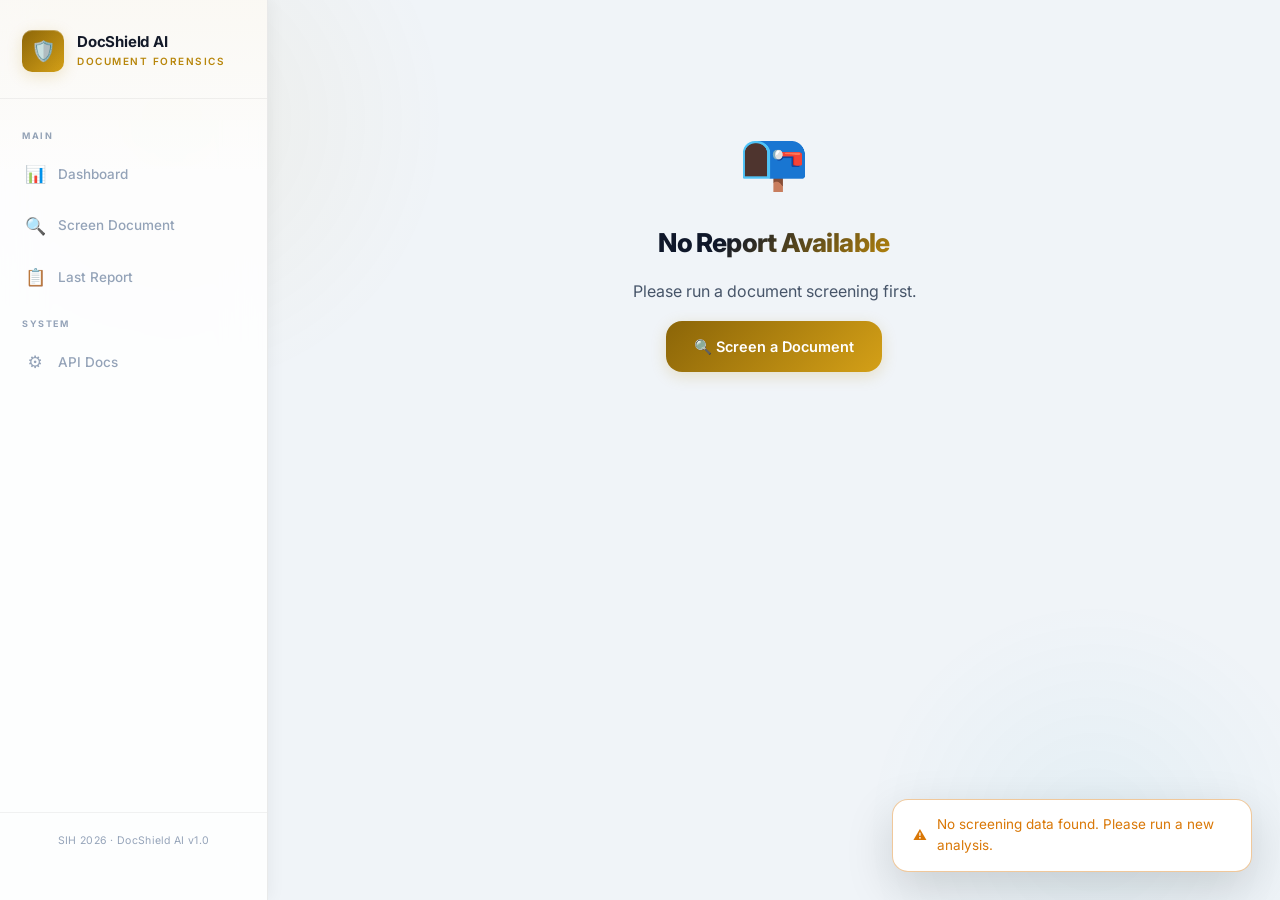
<file: frontend/report.html>
<!DOCTYPE html>
<html lang="en">
<head>
  <meta charset="UTF-8">
  <meta name="viewport" content="width=device-width, initial-scale=1.0">
  <title>DocShield AI — Screening Report</title>
  <meta name="description" content="Detailed AI forensic analysis report for the screened identity document.">
  <link rel="stylesheet" href="css/styles.css?v=3">
  <style>
    .no-result-state {
      text-align: center; padding: 80px 40px;
      display: flex; flex-direction: column; align-items: center; gap: 16px;
    }
    .no-result-icon { font-size: 56px; }
    .section-divider {
      border: none; border-top: 1px solid var(--border);
      margin: 28px 0;
    }
    .meta-grid {
      display: grid; grid-template-columns: repeat(auto-fill, minmax(180px, 1fr)); gap: 16px;
    }
    .meta-item {
      background: var(--bg-glass); border: 1px solid var(--border);
      border-radius: var(--radius-sm); padding: 12px 14px;
    }
    .meta-label { font-size: 11px; color: var(--text-muted); font-weight: 600; text-transform: uppercase; letter-spacing: 0.5px; }
    .meta-value { font-size: 14px; color: var(--text-primary); font-weight: 600; margin-top: 4px; }
    .meta-value.mono { font-family: 'JetBrains Mono', monospace; color: var(--accent-light); }
    .empty-anomalies {
      display: flex; align-items: center; justify-content: center;
      gap: 10px; padding: 32px; color: var(--genuine);
      background: var(--genuine-bg); border-radius: var(--radius-md);
      font-size: 14px; font-weight: 500;
    }
    .no-annotation {
      display: flex; flex-direction: column; align-items: center;
      justify-content: center; gap: 8px; padding: 40px;
      color: var(--text-muted); font-size: 13px;
    }
  </style>
</head>
<body>
<div class="app-layout">

  <!-- ── Sidebar ── -->
  <aside class="sidebar">
    <div class="sidebar-brand">
      <a class="brand-logo" href="/">
        <div class="brand-icon">🛡️</div>
        <div>
          <div class="brand-name">DocShield AI</div>
          <div class="brand-subtitle">Document Forensics</div>
        </div>
      </a>
    </div>
    <span class="nav-section-label">Main</span>
    <a class="nav-item" href="/">
      <span class="nav-icon">📊</span> Dashboard
    </a>
    <a class="nav-item" href="/screen">
      <span class="nav-icon">🔍</span> Screen Document
    </a>
    <a class="nav-item active" href="/report">
      <span class="nav-icon">📋</span> Last Report
    </a>
    <span class="nav-section-label">System</span>
    <a class="nav-item" href="/docs" target="_blank">
      <span class="nav-icon">⚙️</span> API Docs
    </a>
    <div class="sidebar-footer">
      <div class="sidebar-footer-text">SIH 2026 · DocShield AI v1.0</div>
    </div>
  </aside>

  <!-- ── Main Content ── -->
  <main class="main-content" id="report-container">

    <!-- If no data, show placeholder -->
    <div id="no-result" style="display:none">
      <div class="no-result-state">
        <div class="no-result-icon">📭</div>
        <h1 class="page-title">No Report Available</h1>
        <p style="color:var(--text-secondary)">Please run a document screening first.</p>
        <a class="btn btn-primary btn-lg" href="/screen">🔍 Screen a Document</a>
      </div>
    </div>

    <!-- Report Content (shown after data loads) -->
    <div id="report-content" style="display:none">

      <!-- Header -->
      <div class="page-header fade-in">
        <div>
          <h1 class="page-title">Screening Report</h1>
          <p class="page-subtitle" id="report-subtitle">AI Forensic Document Analysis</p>
        </div>
        <div class="header-actions">
          <button class="btn btn-secondary" onclick="downloadReport()">📥 Export JSON</button>
          <button class="btn btn-primary" onclick="newScan()">🔍 New Scan</button>
        </div>
      </div>

      <!-- Verdict Banner -->
      <div id="verdict-banner" class="verdict-banner SUSPICIOUS fade-in mb-6">
        <!-- Rendered by JS -->
      </div>

      <!-- Gauge + Meta Grid -->
      <div class="grid-2 mb-6">

        <!-- Risk Score Gauge -->
        <div class="card fade-in stagger-1">
          <div class="card-header">
            <div class="card-title"><span class="card-title-icon">🎯</span> Risk Score</div>
          </div>
          <div class="gauge-container">
            <svg id="gauge-svg" class="gauge-svg" width="180" height="180" viewBox="0 0 180 180">
              <circle class="gauge-track" cx="90" cy="90" r="78"/>
              <circle class="gauge-fill" id="gauge-fill" cx="90" cy="90" r="78"
                      stroke-dasharray="490" stroke-dashoffset="490"
                      transform="rotate(-90 90 90)"
                      style="transition:stroke-dashoffset 1s ease"/>
              <g class="gauge-center">
                <text class="gauge-score" id="gauge-score-text" x="90" y="84">0</text>
                <text class="gauge-label" id="gauge-verdict-text" x="90" y="106">LOADING</text>
                <text style="font-family:Inter;font-size:9px;fill:var(--text-muted);text-anchor:middle"
                      x="90" y="122">RISK SCORE / 100</text>
              </g>
            </svg>

            <!-- Risk Bar -->
            <div style="width:100%;max-width:260px">
              <div style="display:flex;justify-content:space-between;font-size:12px;color:var(--text-muted);margin-bottom:6px">
                <span>Fraud Risk Level</span>
                <span id="risk-bar-num" style="font-weight:700">—</span>
              </div>
              <div class="risk-bar-bg" style="height:10px">
                <div class="risk-bar-fill" id="risk-bar-fill" style="width:0%;height:100%"></div>
              </div>
              <div style="display:flex;justify-content:space-between;font-size:10px;color:var(--text-muted);margin-top:4px">
                <span>Genuine</span><span>Suspicious</span><span>Fake</span>
              </div>
            </div>
          </div>
        </div>

        <!-- Scan Metadata -->
        <div class="card fade-in stagger-2">
          <div class="card-header">
            <div class="card-title"><span class="card-title-icon">📊</span> Scan Details</div>
          </div>
          <div class="meta-grid">
            <div class="meta-item">
              <div class="meta-label">Scan ID</div>
              <div class="meta-value mono" id="meta-scan-id">—</div>
            </div>
            <div class="meta-item">
              <div class="meta-label">Document Type</div>
              <div class="meta-value" id="meta-doc-type">—</div>
            </div>
            <div class="meta-item">
              <div class="meta-label">Scanned At</div>
              <div class="meta-value" id="meta-timestamp" style="font-size:12px">—</div>
            </div>
            <div class="meta-item">
              <div class="meta-label">File Name</div>
              <div class="meta-value" id="meta-filename" style="font-size:12px;overflow:hidden;text-overflow:ellipsis;white-space:nowrap">—</div>
            </div>
            <div class="meta-item">
              <div class="meta-label">File Size</div>
              <div class="meta-value mono" id="meta-filesize">—</div>
            </div>
            <div class="meta-item">
              <div class="meta-label">AI Confidence</div>
              <div class="meta-value mono" id="meta-confidence">—</div>
            </div>
            <div class="meta-item">
              <div class="meta-label">Anomalies Found</div>
              <div class="meta-value mono" id="meta-anomalies">—</div>
            </div>
            <div class="meta-item">
              <div class="meta-label">Tampered Regions</div>
              <div class="meta-value mono" id="meta-regions">—</div>
            </div>
          </div>
        </div>
      </div>

      <!-- Image Comparison -->
      <div class="card fade-in mb-6">
        <div class="card-header">
          <div class="card-title"><span class="card-title-icon">🖼️</span> Document Analysis — Side by Side</div>
          <span style="font-size:12px;color:var(--text-muted)">Original vs. Annotated (tampered regions highlighted)</span>
        </div>
        <div class="image-compare-grid">
          <div class="image-panel">
            <div class="image-panel-header">📄 Original Document</div>
            <img id="original-img" alt="Original document" style="width:100%;object-fit:contain;max-height:420px;background:#000">
          </div>
          <div class="image-panel">
            <div class="image-panel-header">🔍 Annotated — Tampered Regions</div>
            <img id="annotated-img" alt="Annotated document" style="width:100%;object-fit:contain;max-height:420px;background:#000">
            <div class="no-annotation" id="no-annotation-msg" style="display:none">
              <span style="font-size:28px">✅</span>
              <span>No significant tampered regions detected</span>
            </div>
          </div>
        </div>
      </div>

      <!-- Face Liveness & Identity Verification Card -->
      <div class="card fade-in mb-6" id="face-verification-card" style="display:none">
        <div class="card-header">
          <div class="card-title"><span class="card-title-icon">👤</span> Face Liveness & Biometric Identity Verification</div>
          <span style="font-size:12px;color:var(--text-muted)" id="face-summary-badge">Live Anti-Spoofing & Biometric Face Match</span>
        </div>

        <div class="grid-2" style="align-items:stretch;gap:20px">
          <!-- Left: Face Photo Comparison -->
          <div style="display:flex;flex-direction:column;gap:12px">
            <div style="display:grid;grid-template-columns:1fr 1fr;gap:12px">
              <div class="image-panel" style="text-align:center;padding:12px">
                <div class="image-panel-header" style="font-size:12px;margin-bottom:8px">🪪 Document Face Photo</div>
                <img id="face-doc-img" alt="Document Face Photo" style="width:100%;max-height:180px;object-fit:cover;border-radius:var(--radius-sm);background:#111">
              </div>
              <div class="image-panel" style="text-align:center;padding:12px">
                <div class="image-panel-header" style="font-size:12px;margin-bottom:8px">📸 Live Selfie Capture</div>
                <img id="face-live-img" alt="Live Selfie Capture" style="width:100%;max-height:180px;object-fit:cover;border-radius:var(--radius-sm);background:#111">
              </div>
            </div>
            <div id="face-summary-text" style="font-size:13px;color:var(--text-secondary);line-height:1.6;background:var(--bg-glass);padding:12px;border-radius:var(--radius-sm);border:1px solid var(--border)">
              —
            </div>
          </div>

          <!-- Right: Biometric & Liveness Scores -->
          <div style="display:flex;flex-direction:column;gap:16px">
            <!-- Identity Match Gauge / Bar -->
            <div style="background:var(--bg-glass);border:1px solid var(--border);border-radius:var(--radius-sm);padding:14px">
              <div style="display:flex;justify-content:space-between;align-items:center;margin-bottom:8px">
                <span style="font-size:13px;font-weight:600;color:var(--text-primary)">Biometric Identity Match</span>
                <span id="face-match-verdict-badge" class="badge">MATCH</span>
              </div>
              <div style="font-size:24px;font-weight:700;color:var(--accent-light)" id="face-match-score-text">0%</div>
              <div class="risk-bar-bg" style="height:8px;margin-top:6px">
                <div id="face-match-bar-fill" class="risk-bar-fill" style="width:0%;height:100%;background:var(--genuine)"></div>
              </div>
              <div style="font-size:12px;color:var(--text-muted);margin-top:8px" id="face-match-details">
                —
              </div>
            </div>

            <!-- Liveness & Anti-Spoofing Bar -->
            <div style="background:var(--bg-glass);border:1px solid var(--border);border-radius:var(--radius-sm);padding:14px">
              <div style="display:flex;justify-content:space-between;align-items:center;margin-bottom:8px">
                <span style="font-size:13px;font-weight:600;color:var(--text-primary)">Liveness & Anti-Spoofing</span>
                <span id="face-liveness-verdict-badge" class="badge">REAL PERSON</span>
              </div>
              <div style="font-size:24px;font-weight:700;color:var(--genuine)" id="face-liveness-score-text">0%</div>
              <div class="risk-bar-bg" style="height:8px;margin-top:6px">
                <div id="face-liveness-bar-fill" class="risk-bar-fill" style="width:0%;height:100%;background:var(--genuine)"></div>
              </div>
              <div style="font-size:12px;color:var(--text-muted);margin-top:8px" id="face-liveness-details">
                —
              </div>
            </div>
          </div>
        </div>
      </div>

      <!-- AI Summary + EXIF Flags -->
      <div class="grid-2 mb-6">

        <!-- AI Expert Summary -->
        <div class="card fade-in stagger-1">
          <div class="card-header">
            <div class="card-title"><span class="card-title-icon">🤖</span> AI Expert Summary</div>
          </div>
          <p id="ai-summary" style="font-size:14px;color:var(--text-secondary);line-height:1.8">
            Loading analysis...
          </p>
        </div>

        <!-- EXIF Metadata Flags -->
        <div class="card fade-in stagger-2" id="exif-section" style="display:none">
          <div class="card-header">
            <div class="card-title"><span class="card-title-icon">🔎</span> EXIF Metadata Flags</div>
          </div>
          <div class="exif-flag-list" id="exif-flags-list"></div>
        </div>
      </div>

      <hr class="section-divider">

      <!-- Anomaly Breakdown -->
      <div class="card fade-in mb-6">
        <div class="card-header">
          <div class="card-title"><span class="card-title-icon">⚠️</span> Detected Anomalies</div>
          <span style="font-size:12px;color:var(--text-muted)">Sorted by severity</span>
        </div>
        <div class="anomaly-list" id="anomaly-list"></div>
        <div class="empty-anomalies" id="anomaly-empty" style="display:none">
          ✅ No anomalies detected — document appears genuine
        </div>
      </div>

      <!-- Tampered Regions Table -->
      <div class="card fade-in" id="regions-section" style="display:none">
        <div class="card-header">
          <div class="card-title"><span class="card-title-icon">📍</span> Identified Tampered Regions</div>
        </div>
        <div class="table-wrapper" id="regions-list"></div>
      </div>

    </div>
  </main>
</div>

<script src="js/app.js"></script>
<script src="js/results.js"></script>
</body>
</html>
</file>
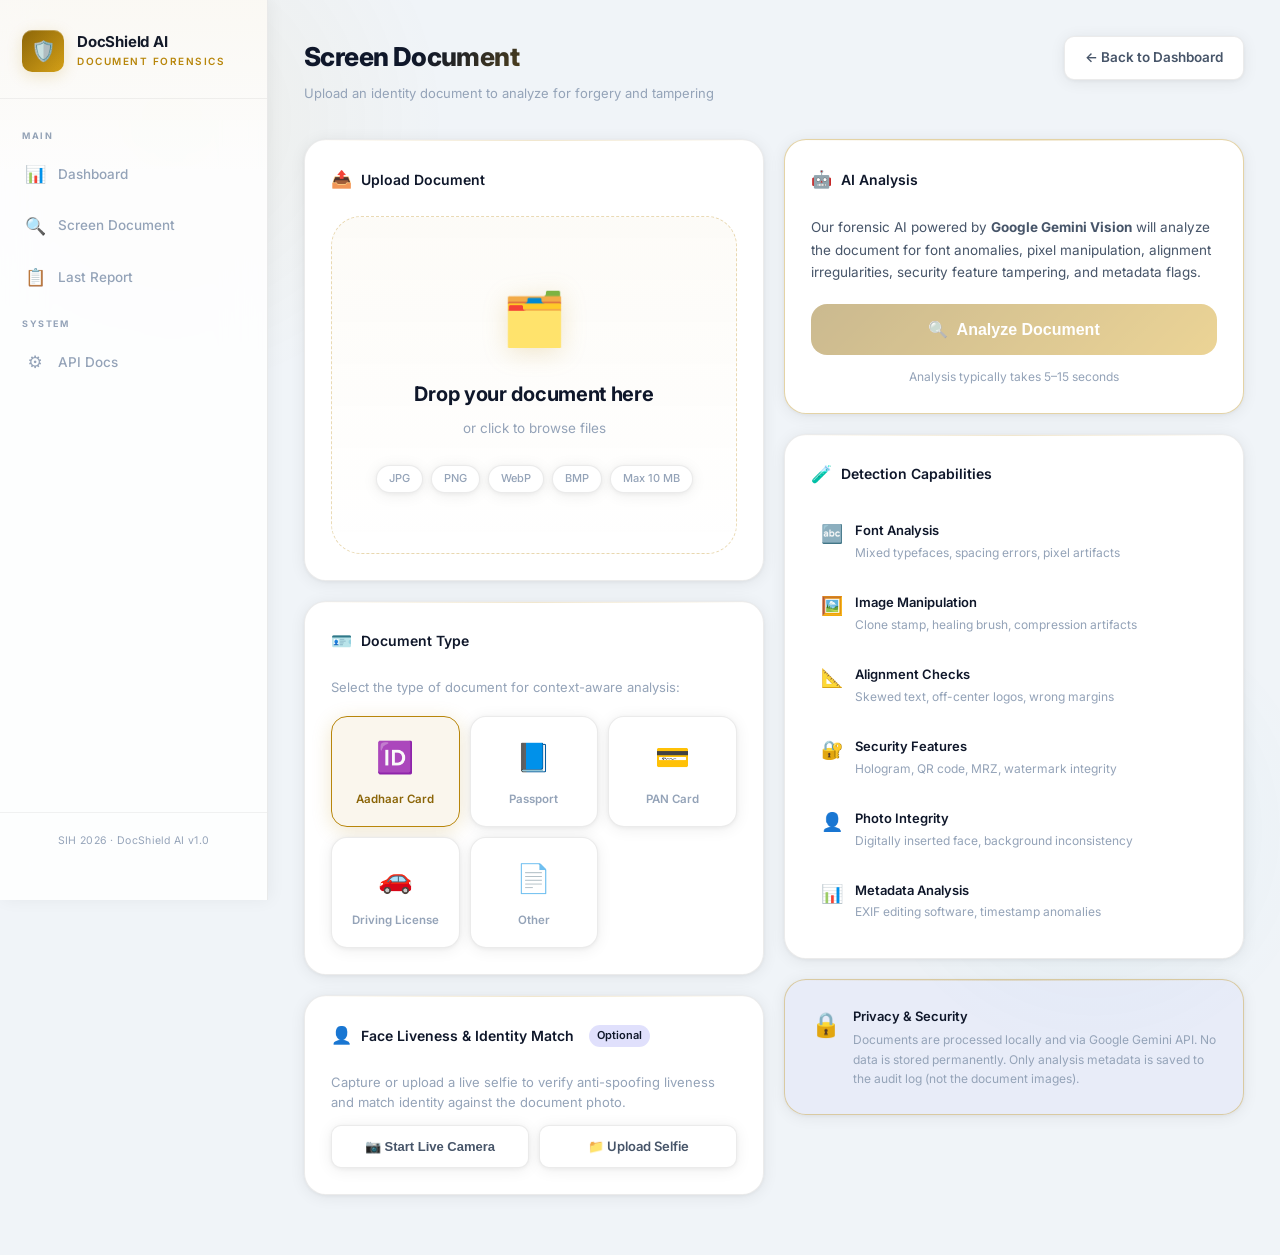
<file: frontend/screen.html>
<!DOCTYPE html>
<html lang="en">
<head>
  <meta charset="UTF-8">
  <meta name="viewport" content="width=device-width, initial-scale=1.0">
  <title>DocShield AI — Screen Document</title>
  <meta name="description" content="Upload and screen identity documents for forgery and tampering using AI-powered forensic analysis.">
  <link rel="stylesheet" href="css/styles.css?v=5">
</head>
<body>
<div class="app-layout">

  <!-- ── Sidebar ── -->
  <aside class="sidebar">
    <div class="sidebar-brand">
      <a class="brand-logo" href="/">
        <div class="brand-icon">🛡️</div>
        <div>
          <div class="brand-name">DocShield AI</div>
          <div class="brand-subtitle">Document Forensics</div>
        </div>
      </a>
    </div>
    <span class="nav-section-label">Main</span>
    <a class="nav-item" href="/">
      <span class="nav-icon">📊</span> Dashboard
    </a>
    <a class="nav-item active" href="/screen">
      <span class="nav-icon">🔍</span> Screen Document
    </a>
    <a class="nav-item" href="/report">
      <span class="nav-icon">📋</span> Last Report
    </a>
    <span class="nav-section-label">System</span>
    <a class="nav-item" href="/docs" target="_blank">
      <span class="nav-icon">⚙️</span> API Docs
    </a>
    <div class="sidebar-footer">
      <div class="sidebar-footer-text">SIH 2026 · DocShield AI v1.0</div>
    </div>
  </aside>

  <!-- ── Main Content ── -->
  <main class="main-content">

    <!-- Header -->
    <div class="page-header fade-in">
      <div>
        <h1 class="page-title">Screen Document</h1>
        <p class="page-subtitle">Upload an identity document to analyze for forgery and tampering</p>
      </div>
      <a class="btn btn-secondary" href="/">← Back to Dashboard</a>
    </div>

    <div class="grid-2" style="align-items:start">

      <!-- Left Column: Upload + Doc Type -->
      <div style="display:flex;flex-direction:column;gap:20px">

        <!-- Upload Card -->
        <div class="card fade-in stagger-1">
          <div class="card-header">
            <div class="card-title"><span class="card-title-icon">📤</span> Upload Document</div>
          </div>

          <div class="upload-zone" id="drop-zone">
            <input type="file" id="file-input" accept="image/*" style="display:none">
            <span class="upload-icon">🗂️</span>
            <div class="upload-title">Drop your document here</div>
            <div class="upload-subtitle">or click to browse files</div>
            <div class="upload-formats">
              <span class="format-chip">JPG</span>
              <span class="format-chip">PNG</span>
              <span class="format-chip">WebP</span>
              <span class="format-chip">BMP</span>
              <span class="format-chip">Max 10 MB</span>
            </div>
          </div>

          <!-- Preview -->
          <div class="upload-preview" id="upload-preview">
            <img id="preview-img" alt="Document preview">
            <div class="upload-preview-info">
              <span id="preview-name" style="color:var(--text-primary);font-weight:500">—</span>
              <span id="preview-size" style="color:var(--text-muted)">—</span>
            </div>
          </div>
        </div>

        <!-- Document Type Card -->
        <div class="card fade-in stagger-2">
          <div class="card-header">
            <div class="card-title"><span class="card-title-icon">🪪</span> Document Type</div>
          </div>
          <p style="font-size:13px;color:var(--text-muted);margin-bottom:4px">
            Select the type of document for context-aware analysis:
          </p>
          <div class="doc-type-grid">
            <div class="doc-type-btn" data-type="aadhaar">
              <span class="doc-type-icon">🆔</span>
              <div class="doc-type-name">Aadhaar Card</div>
            </div>
            <div class="doc-type-btn" data-type="passport">
              <span class="doc-type-icon">📘</span>
              <div class="doc-type-name">Passport</div>
            </div>
            <div class="doc-type-btn" data-type="pan">
              <span class="doc-type-icon">💳</span>
              <div class="doc-type-name">PAN Card</div>
            </div>
            <div class="doc-type-btn" data-type="driving_license">
              <span class="doc-type-icon">🚗</span>
              <div class="doc-type-name">Driving License</div>
            </div>
            <div class="doc-type-btn" data-type="other">
              <span class="doc-type-icon">📄</span>
              <div class="doc-type-name">Other</div>
            </div>
          </div>
        </div>

        <!-- Live Face & Identity Match Card -->
        <div class="card fade-in stagger-3">
          <div class="card-header">
            <div class="card-title"><span class="card-title-icon">👤</span> Face Liveness & Identity Match <span style="font-size:11px;background:rgba(99,102,241,0.2);color:var(--accent-light);padding:2px 8px;border-radius:12px;margin-left:6px">Optional</span></div>
          </div>
          <p style="font-size:13px;color:var(--text-muted);margin-bottom:12px">
            Capture or upload a live selfie to verify anti-spoofing liveness and match identity against the document photo.
          </p>
          
          <div id="camera-container" style="position:relative;width:100%;border-radius:var(--radius-md);overflow:hidden;background:#000;display:none;aspect-ratio:4/3">
            <video id="webcam-video" autoplay playsinline style="width:100%;height:100%;object-fit:cover;transform:scaleX(-1)"></video>
            <canvas id="webcam-canvas" style="display:none"></canvas>
            <div style="position:absolute;top:50%;left:50%;transform:translate(-50%,-50%);width:160px;height:210px;border:2px dashed rgba(255,255,255,0.7);border-radius:50%;pointer-events:none;box-shadow:0 0 0 9999px rgba(0,0,0,0.35)">
              <div style="position:absolute;bottom:10px;left:0;right:0;text-align:center;font-size:11px;color:#fff;font-weight:500;background:rgba(0,0,0,0.5);padding:2px 0">Align Face Here</div>
            </div>
          </div>

          <div id="selfie-preview-container" style="display:none;position:relative;width:100%;max-height:220px;border-radius:var(--radius-md);overflow:hidden;background:#000;text-align:center">
            <img id="selfie-preview-img" style="max-height:220px;object-fit:contain" alt="Live selfie preview">
            <div style="position:absolute;top:8px;right:8px;background:rgba(16,185,129,0.85);color:#fff;font-size:11px;padding:3px 8px;border-radius:12px;font-weight:600">
              ✓ Selfie Captured
            </div>
          </div>

          <div style="display:flex;gap:10px;margin-top:12px;flex-wrap:wrap">
            <button type="button" class="btn btn-secondary" id="start-camera-btn" style="flex:1;justify-content:center;font-size:13px">
              📷 Start Live Camera
            </button>
            <button type="button" class="btn btn-primary" id="capture-selfie-btn" style="display:none;flex:1;justify-content:center;font-size:13px">
              📸 Capture Selfie
            </button>
            <button type="button" class="btn btn-secondary" id="retake-selfie-btn" style="display:none;flex:1;justify-content:center;font-size:13px">
              🔄 Retake
            </button>
            <label class="btn btn-secondary" style="flex:1;justify-content:center;font-size:13px;cursor:pointer;margin:0">
              📁 Upload Selfie
              <input type="file" id="selfie-file-input" accept="image/*" style="display:none">
            </label>
          </div>
        </div>
      </div>

      <!-- Right Column: Guidelines + Analyze -->
      <div style="display:flex;flex-direction:column;gap:20px">

        <!-- Analyze Button Card -->
        <div class="card fade-in stagger-3" style="border-color:var(--border-accent)">
          <div class="card-header">
            <div class="card-title"><span class="card-title-icon">🤖</span> AI Analysis</div>
          </div>
          <p style="font-size:13.5px;color:var(--text-secondary);margin-bottom:20px;line-height:1.7">
            Our forensic AI powered by <strong style="color:var(--accent-light)">Google Gemini Vision</strong> will analyze 
            the document for font anomalies, pixel manipulation, alignment irregularities, 
            security feature tampering, and metadata flags.
          </p>
          <button class="btn btn-primary btn-lg w-full" id="analyze-btn" disabled style="justify-content:center;font-size:16px;padding:16px">
            🔍 &nbsp;Analyze Document
          </button>
          <p style="font-size:12px;color:var(--text-muted);text-align:center;margin-top:12px">
            Analysis typically takes 5–15 seconds
          </p>
        </div>

        <!-- What we check -->
        <div class="card fade-in stagger-4">
          <div class="card-header">
            <div class="card-title"><span class="card-title-icon">🧪</span> Detection Capabilities</div>
          </div>
          <div style="display:flex;flex-direction:column;gap:10px" id="detection-list"></div>
        </div>

        <!-- Privacy Notice -->
        <div class="card fade-in" style="background:rgba(99,102,241,0.05);border-color:var(--border-accent)">
          <div style="display:flex;gap:12px;align-items:flex-start">
            <span style="font-size:24px">🔒</span>
            <div>
              <div style="font-size:13px;font-weight:600;color:var(--accent-light);margin-bottom:4px">Privacy & Security</div>
              <div style="font-size:12px;color:var(--text-muted);line-height:1.6">
                Documents are processed locally and via Google Gemini API. No data is stored permanently. 
                Only analysis metadata is saved to the audit log (not the document images).
              </div>
            </div>
          </div>
        </div>

      </div>
    </div>

  </main>
</div>

<!-- ── Loading Overlay ── -->
<div class="loading-overlay" id="loading-overlay">
  <div class="loading-spinner"></div>
  <div class="loading-title">Analyzing Document...</div>
  <div class="loading-steps">
    <div class="loading-step" id="step-upload">
      <div class="loading-step-icon">1</div>
      <span>Uploading document securely</span>
    </div>
    <div class="loading-step" id="step-exif">
      <div class="loading-step-icon">2</div>
      <span>Extracting EXIF metadata</span>
    </div>
    <div class="loading-step" id="step-preproc">
      <div class="loading-step-icon">3</div>
      <span>Preprocessing image</span>
    </div>
    <div class="loading-step" id="step-ai">
      <div class="loading-step-icon">4</div>
      <span>Running Gemini Vision AI analysis</span>
    </div>
    <div class="loading-step" id="step-annotate">
      <div class="loading-step-icon">5</div>
      <span>Generating annotated report</span>
    </div>
  </div>
</div>

<script src="js/app.js?v=5"></script>
<script src="js/upload.js?v=5"></script>
<script>
  // Populate Detection Capabilities list
  const DETECTION_ITEMS = [
    ['🔤', 'Font Analysis',       'Mixed typefaces, spacing errors, pixel artifacts'],
    ['🖼️', 'Image Manipulation', 'Clone stamp, healing brush, compression artifacts'],
    ['📐', 'Alignment Checks',   'Skewed text, off-center logos, wrong margins'],
    ['🔐', 'Security Features',  'Hologram, QR code, MRZ, watermark integrity'],
    ['👤', 'Photo Integrity',    'Digitally inserted face, background inconsistency'],
    ['📊', 'Metadata Analysis',  'EXIF editing software, timestamp anomalies'],
  ];
  document.getElementById('detection-list').innerHTML = DETECTION_ITEMS.map(
    ([icon, title, desc]) => `
      <div style="display:flex;gap:12px;align-items:flex-start;padding:10px;background:var(--bg-glass);border-radius:var(--radius-sm)">
        <span style="font-size:18px;flex-shrink:0">${icon}</span>
        <div>
          <div style="font-size:13px;font-weight:600;color:var(--text-primary)">${title}</div>
          <div style="font-size:12px;color:var(--text-muted);margin-top:2px">${desc}</div>
        </div>
      </div>`
  ).join('');
</script>
</body>
</html>
</file>
<file: frontend/css/styles.css>
﻿/* DocShield AI - Premium Daylight Theme - SIH Project 2026 */

@import url('https://fonts.googleapis.com/css2?family=Inter:wght@300;400;500;600;700;800;900&family=JetBrains+Mono:wght@400;500&display=swap');

:root {
  --bg-primary:    #f0f4f8;
  --bg-secondary:  #e8edf3;
  --bg-card:       #ffffff;
  --bg-card-hover: #f8fafd;
  --bg-glass:      rgba(255,255,255,0.7);
  --bg-glass-hover:rgba(255,255,255,0.9);
  --border:        rgba(0,0,0,0.08);
  --border-accent: rgba(201,168,76,0.5);
  --border-subtle: rgba(0,0,0,0.05);

  --gold:          #b8860b;
  --gold-light:    #d4a017;
  --gold-dark:     #8b6508;
  --gold-glow:     rgba(184,134,11,0.2);
  --gold-bg:       rgba(184,134,11,0.07);

  --teal:          #0891b2;
  --teal-glow:     rgba(8,145,178,0.2);
  --teal-bg:       rgba(8,145,178,0.07);

  --genuine:        #059669;
  --genuine-bg:     rgba(5,150,105,0.08);
  --genuine-glow:   rgba(5,150,105,0.25);
  --suspicious:     #d97706;
  --suspicious-bg:  rgba(217,119,6,0.08);
  --suspicious-glow:rgba(217,119,6,0.25);
  --fake:           #dc2626;
  --fake-bg:        rgba(220,38,38,0.07);
  --fake-glow:      rgba(220,38,38,0.2);
  --high:   #dc2626;
  --medium: #d97706;
  --low:    #059669;

  --text-primary:   #0f172a;
  --text-secondary: #475569;
  --text-muted:     #94a3b8;

  --radius-xs: 6px;
  --radius-sm: 10px;
  --radius-md: 16px;
  --radius-lg: 22px;
  --radius-xl: 30px;

  --transition:      0.25s cubic-bezier(0.4,0,0.2,1);
  --transition-slow: 0.45s cubic-bezier(0.4,0,0.2,1);
  --shadow-card: 0 2px 16px rgba(0,0,0,0.07), 0 1px 4px rgba(0,0,0,0.05);
  --shadow-lg:   0 8px 40px rgba(0,0,0,0.12), 0 2px 8px rgba(0,0,0,0.06);
  --shadow-gold: 0 0 40px rgba(184,134,11,0.1);
  --sidebar-width: 268px;
}

*,*::before,*::after{box-sizing:border-box;margin:0;padding:0;}
html{scroll-behavior:smooth;}
body{font-family:'Inter',system-ui,sans-serif;background-color:var(--bg-primary);color:var(--text-primary);min-height:100vh;overflow-x:hidden;line-height:1.6;}

body::before{content:'';position:fixed;top:-20%;left:-10%;width:600px;height:600px;background:radial-gradient(ellipse,rgba(184,134,11,0.06) 0%,transparent 65%);pointer-events:none;z-index:0;animation:orb-drift 18s ease-in-out infinite alternate;}
body::after{content:'';position:fixed;bottom:-20%;right:-5%;width:500px;height:500px;background:radial-gradient(ellipse,rgba(8,145,178,0.05) 0%,transparent 65%);pointer-events:none;z-index:0;animation:orb-drift 22s ease-in-out infinite alternate-reverse;}
@keyframes orb-drift{from{transform:translate(0,0) scale(1);}to{transform:translate(30px,20px) scale(1.08);}}

::-webkit-scrollbar{width:5px;}
::-webkit-scrollbar-track{background:var(--bg-secondary);}
::-webkit-scrollbar-thumb{background:rgba(184,134,11,0.3);border-radius:3px;}
::-webkit-scrollbar-thumb:hover{background:var(--gold);}

.app-layout{display:flex;min-height:100vh;}

/* Sidebar */
.sidebar{width:var(--sidebar-width);flex-shrink:0;background:rgba(255,255,255,0.85);backdrop-filter:blur(20px);-webkit-backdrop-filter:blur(20px);border-right:1px solid var(--border);display:flex;flex-direction:column;padding:30px 0;position:fixed;top:0;left:0;height:100vh;z-index:100;transition:transform var(--transition);box-shadow:2px 0 16px rgba(0,0,0,0.05);}
.sidebar::before{content:'';position:absolute;top:0;left:0;right:0;height:180px;background:linear-gradient(180deg,rgba(184,134,11,0.04) 0%,transparent 100%);pointer-events:none;}
.sidebar-brand{padding:0 22px 26px;border-bottom:1px solid var(--border-subtle);margin-bottom:16px;}
.brand-logo{display:flex;align-items:center;gap:13px;text-decoration:none;}
.brand-icon{width:42px;height:42px;background:linear-gradient(135deg,var(--gold-dark),var(--gold-light));border-radius:var(--radius-sm);display:flex;align-items:center;justify-content:center;font-size:20px;box-shadow:0 4px 16px var(--gold-glow),inset 0 1px 0 rgba(255,255,255,0.3);flex-shrink:0;}
.brand-name{font-size:15px;font-weight:700;color:var(--text-primary);line-height:1.2;letter-spacing:-0.2px;}
.brand-subtitle{font-size:10px;color:var(--gold);font-weight:600;text-transform:uppercase;letter-spacing:1.5px;margin-top:2px;}
.nav-section-label{font-size:9px;font-weight:700;text-transform:uppercase;letter-spacing:1.5px;color:var(--text-muted);padding:14px 22px 6px;display:block;}
.nav-item{display:flex;align-items:center;gap:12px;padding:11px 22px;color:var(--text-muted);text-decoration:none;font-size:13.5px;font-weight:500;border-left:2px solid transparent;transition:all var(--transition);cursor:pointer;margin:1px 0;}
.nav-item:hover{color:var(--text-secondary);background:rgba(0,0,0,0.03);border-left-color:rgba(184,134,11,0.4);}
.nav-item.active{color:var(--gold-dark);background:linear-gradient(90deg,rgba(184,134,11,0.07) 0%,transparent 100%);border-left-color:var(--gold);}
.nav-icon{font-size:17px;width:22px;text-align:center;flex-shrink:0;}
.nav-badge{margin-left:auto;background:var(--fake);color:white;font-size:10px;font-weight:700;padding:2px 7px;border-radius:99px;}
.sidebar-footer{margin-top:auto;padding:20px 22px;border-top:1px solid var(--border-subtle);}
.sidebar-footer-text{font-size:10.5px;color:var(--text-muted);text-align:center;letter-spacing:0.3px;}

/* Main */
.main-content{flex:1;margin-left:var(--sidebar-width);padding:36px 36px 60px;position:relative;z-index:1;}

.page-header{display:flex;align-items:flex-start;justify-content:space-between;margin-bottom:36px;}
.page-title{font-size:26px;font-weight:800;letter-spacing:-0.6px;background:linear-gradient(135deg,#0f172a 30%,var(--gold));-webkit-background-clip:text;-webkit-text-fill-color:transparent;background-clip:text;}
.page-subtitle{font-size:13px;color:var(--text-muted);margin-top:5px;}
.header-actions{display:flex;gap:10px;align-items:center;}

/* Buttons */
.btn{display:inline-flex;align-items:center;gap:8px;padding:10px 20px;border-radius:var(--radius-sm);font-size:13.5px;font-weight:600;cursor:pointer;border:none;transition:all var(--transition);text-decoration:none;white-space:nowrap;}
.btn-primary{background:linear-gradient(135deg,var(--gold-dark),var(--gold-light));color:#fff;box-shadow:0 4px 16px var(--gold-glow);}
.btn-primary:hover{transform:translateY(-2px);box-shadow:0 8px 28px rgba(184,134,11,0.3);}
.btn-primary:active{transform:translateY(0);}
.btn-secondary{background:#fff;color:var(--text-secondary);border:1px solid var(--border);box-shadow:var(--shadow-card);}
.btn-secondary:hover{background:var(--bg-card-hover);color:var(--text-primary);border-color:rgba(184,134,11,0.3);}
.btn-danger{background:rgba(220,38,38,0.08);color:var(--fake);border:1px solid rgba(220,38,38,0.2);}
.btn-danger:hover{background:rgba(220,38,38,0.14);border-color:rgba(220,38,38,0.35);}
.btn-lg{padding:14px 28px;font-size:14.5px;border-radius:var(--radius-md);}
.btn:disabled{opacity:0.45;cursor:not-allowed;transform:none!important;box-shadow:none!important;}

/* Cards */
.card{background:var(--bg-card);border:1px solid var(--border);border-radius:var(--radius-lg);padding:26px;transition:border-color var(--transition),box-shadow var(--transition),background var(--transition);position:relative;overflow:hidden;box-shadow:var(--shadow-card);}
.card::before{content:'';position:absolute;top:0;left:0;right:0;height:1px;background:linear-gradient(90deg,transparent,rgba(184,134,11,0.2),transparent);pointer-events:none;}
.card:hover{background:var(--bg-card-hover);border-color:rgba(184,134,11,0.25);box-shadow:var(--shadow-lg);}
.card-header{display:flex;align-items:center;justify-content:space-between;margin-bottom:22px;}
.card-title{font-size:14px;font-weight:600;color:var(--text-primary);display:flex;align-items:center;gap:9px;}
.card-title-icon{font-size:17px;}

/* Stats Grid */
.stats-grid{display:grid;grid-template-columns:repeat(auto-fit,minmax(210px,1fr));gap:18px;margin-bottom:28px;}
.stat-card{background:var(--bg-card);border:1px solid var(--border);border-radius:var(--radius-lg);padding:24px;display:flex;flex-direction:column;gap:10px;position:relative;overflow:hidden;transition:all var(--transition);box-shadow:var(--shadow-card);}
.stat-card::after{content:'';position:absolute;bottom:0;left:0;right:0;height:3px;}
.stat-card.total::after{background:linear-gradient(90deg,var(--gold-dark),var(--gold-light));}
.stat-card.genuine::after{background:var(--genuine);}
.stat-card.suspicious::after{background:var(--suspicious);}
.stat-card.fake::after{background:var(--fake);}
.stat-card:hover{transform:translateY(-4px);box-shadow:var(--shadow-lg);}
.stat-card.total:hover{border-color:rgba(184,134,11,0.3);}
.stat-card.genuine:hover{border-color:rgba(5,150,105,0.3);}
.stat-card.suspicious:hover{border-color:rgba(217,119,6,0.3);}
.stat-card.fake:hover{border-color:rgba(220,38,38,0.3);}
.stat-icon{width:46px;height:46px;border-radius:var(--radius-sm);display:flex;align-items:center;justify-content:center;font-size:22px;border:1px solid var(--border);}
.stat-icon.total{background:var(--gold-bg);border-color:rgba(184,134,11,0.15);}
.stat-icon.genuine{background:var(--genuine-bg);border-color:rgba(5,150,105,0.15);}
.stat-icon.suspicious{background:var(--suspicious-bg);border-color:rgba(217,119,6,0.15);}
.stat-icon.fake{background:var(--fake-bg);border-color:rgba(220,38,38,0.15);}
.stat-value{font-size:38px;font-weight:800;color:var(--text-primary);line-height:1;font-variant-numeric:tabular-nums;letter-spacing:-1px;}
.stat-label{font-size:12.5px;color:var(--text-secondary);font-weight:500;}
.stat-change{font-size:11.5px;color:var(--text-muted);margin-top:auto;padding-top:10px;border-top:1px solid var(--border-subtle);}

/* Table */
.table-wrapper{overflow-x:auto;border-radius:var(--radius-md);}
table{width:100%;border-collapse:collapse;font-size:13px;}
thead th{background:rgba(0,0,0,0.02);color:var(--text-muted);font-size:10px;font-weight:700;text-transform:uppercase;letter-spacing:1px;padding:13px 16px;text-align:left;border-bottom:1px solid var(--border);}
tbody tr{border-bottom:1px solid var(--border-subtle);transition:background var(--transition);}
tbody tr:hover{background:rgba(184,134,11,0.03);}
tbody tr:last-child{border-bottom:none;}
tbody td{padding:14px 16px;color:var(--text-secondary);vertical-align:middle;}
.td-mono{font-family:'JetBrains Mono',monospace;font-size:11.5px;color:var(--gold-dark);letter-spacing:0.3px;}

/* Badges */
.badge{display:inline-flex;align-items:center;gap:5px;padding:4px 12px;border-radius:99px;font-size:10px;font-weight:700;letter-spacing:0.7px;text-transform:uppercase;}
.badge-genuine{background:var(--genuine-bg);color:var(--genuine);border:1px solid var(--genuine-glow);}
.badge-suspicious{background:var(--suspicious-bg);color:var(--suspicious);border:1px solid var(--suspicious-glow);}
.badge-fake{background:var(--fake-bg);color:var(--fake);border:1px solid var(--fake-glow);}
.badge-dot{width:5px;height:5px;border-radius:50%;background:currentColor;animation:pulse-dot 2.5s ease-in-out infinite;}
@keyframes pulse-dot{0%,100%{opacity:1;transform:scale(1);}50%{opacity:0.5;transform:scale(0.7);}}

/* Risk Bar */
.risk-bar-wrap{display:flex;align-items:center;gap:10px;}
.risk-bar-bg{flex:1;height:5px;background:rgba(0,0,0,0.08);border-radius:99px;overflow:hidden;}
.risk-bar-fill{height:100%;border-radius:99px;transition:width 1.2s cubic-bezier(0.4,0,0.2,1);}
.risk-score-num{font-size:11.5px;font-weight:700;font-family:'JetBrains Mono',monospace;min-width:36px;text-align:right;}

/* Gauge */
.gauge-container{display:flex;flex-direction:column;align-items:center;gap:20px;}
.gauge-svg{transform:rotate(-90deg);filter:drop-shadow(0 0 10px rgba(184,134,11,0.15));}
.gauge-track{fill:none;stroke:rgba(0,0,0,0.08);stroke-width:10;}
.gauge-fill{fill:none;stroke-width:10;stroke-linecap:round;transition:stroke-dashoffset 1.6s cubic-bezier(0.4,0,0.2,1),stroke 0.5s ease;}
.gauge-center{text-anchor:middle;dominant-baseline:central;transform:rotate(90deg);transform-origin:90px 90px;}
.gauge-score{font-family:'Inter',sans-serif;font-size:32px;font-weight:800;fill:var(--text-primary);}
.gauge-label{font-family:'Inter',sans-serif;font-size:9.5px;font-weight:600;fill:var(--text-muted);text-transform:uppercase;letter-spacing:1.5px;}

/* Upload Zone */
.upload-zone{border:1.5px dashed rgba(184,134,11,0.3);border-radius:var(--radius-xl);padding:60px 40px;text-align:center;cursor:pointer;transition:all var(--transition);background:linear-gradient(180deg,rgba(184,134,11,0.03) 0%,transparent 100%);}
.upload-zone:hover,.upload-zone.drag-over{border-color:var(--gold);background:rgba(184,134,11,0.05);box-shadow:0 0 40px rgba(184,134,11,0.08),inset 0 0 30px rgba(184,134,11,0.03);}
.upload-icon{font-size:52px;margin-bottom:18px;display:block;filter:drop-shadow(0 4px 12px rgba(184,134,11,0.2));transition:transform var(--transition);}
.upload-zone:hover .upload-icon{transform:translateY(-8px) scale(1.05);}
.upload-title{font-size:20px;font-weight:700;color:var(--text-primary);margin-bottom:8px;letter-spacing:-0.3px;}
.upload-subtitle{font-size:13.5px;color:var(--text-muted);margin-bottom:26px;}
.upload-formats{display:flex;justify-content:center;gap:8px;flex-wrap:wrap;}
.format-chip{padding:4px 12px;background:#fff;border:1px solid var(--border);border-radius:99px;font-size:11px;color:var(--text-muted);font-weight:500;box-shadow:var(--shadow-card);}
.upload-preview{margin-top:22px;border-radius:var(--radius-md);overflow:hidden;border:1px solid var(--border);display:none;box-shadow:var(--shadow-card);}
.upload-preview img{width:100%;max-height:280px;object-fit:contain;background:#f8fafc;display:block;}
.upload-preview-info{padding:12px 16px;display:flex;justify-content:space-between;align-items:center;background:#fff;border-top:1px solid var(--border);font-size:12.5px;color:var(--text-secondary);}

/* Doc Type */
.doc-type-grid{display:grid;grid-template-columns:repeat(auto-fit,minmax(120px,1fr));gap:10px;margin-top:18px;}
.doc-type-btn{padding:18px 12px;background:#fff;border:1px solid var(--border);border-radius:var(--radius-md);text-align:center;cursor:pointer;transition:all var(--transition);color:var(--text-muted);box-shadow:var(--shadow-card);}
.doc-type-btn:hover{border-color:rgba(184,134,11,0.4);color:var(--text-secondary);background:var(--gold-bg);box-shadow:var(--shadow-lg);}
.doc-type-btn.selected{border-color:var(--gold);background:var(--gold-bg);color:var(--gold-dark);box-shadow:0 4px 20px var(--gold-glow);}
.doc-type-icon{font-size:28px;margin-bottom:10px;display:block;transition:transform var(--transition);}
.doc-type-btn:hover .doc-type-icon,.doc-type-btn.selected .doc-type-icon{transform:scale(1.1);}
.doc-type-name{font-size:11.5px;font-weight:600;}

/* Anomalies */
.anomaly-list{display:flex;flex-direction:column;gap:10px;}
.anomaly-item{background:#fff;border:1px solid var(--border);border-radius:var(--radius-md);padding:15px 18px;display:flex;gap:14px;align-items:flex-start;transition:all var(--transition);animation:slide-in 0.4s ease both;box-shadow:var(--shadow-card);}
@keyframes slide-in{from{opacity:0;transform:translateX(-14px);}to{opacity:1;transform:translateX(0);}}
.anomaly-item:hover{border-color:rgba(184,134,11,0.25);box-shadow:var(--shadow-lg);}
.anomaly-severity-dot{width:8px;height:8px;border-radius:50%;flex-shrink:0;margin-top:6px;}
.sev-high{background:var(--high);box-shadow:0 0 8px rgba(220,38,38,0.4);}
.sev-medium{background:var(--medium);box-shadow:0 0 8px rgba(217,119,6,0.4);}
.sev-low{background:var(--low);box-shadow:0 0 8px rgba(5,150,105,0.4);}
.anomaly-content{flex:1;}
.anomaly-type{font-size:10px;font-weight:700;color:var(--text-muted);text-transform:uppercase;letter-spacing:1px;}
.anomaly-desc{font-size:13px;color:var(--text-primary);margin-top:4px;line-height:1.5;}
.anomaly-sev-badge{flex-shrink:0;font-size:9.5px;font-weight:700;padding:3px 9px;border-radius:99px;text-transform:uppercase;letter-spacing:0.7px;}
.sev-badge-high{background:var(--fake-bg);color:var(--high);border:1px solid rgba(220,38,38,0.2);}
.sev-badge-medium{background:var(--suspicious-bg);color:var(--medium);border:1px solid rgba(217,119,6,0.2);}
.sev-badge-low{background:var(--genuine-bg);color:var(--low);border:1px solid rgba(5,150,105,0.2);}

/* Image Compare */
.image-compare-grid{display:grid;grid-template-columns:1fr 1fr;gap:14px;}
.image-panel{background:#f8fafc;border:1px solid var(--border);border-radius:var(--radius-md);overflow:hidden;transition:border-color var(--transition),box-shadow var(--transition);box-shadow:var(--shadow-card);}
.image-panel:hover{border-color:rgba(184,134,11,0.3);box-shadow:var(--shadow-lg);}
.image-panel-header{padding:10px 16px;background:#fff;border-bottom:1px solid var(--border);font-size:11.5px;font-weight:600;color:var(--text-secondary);}
.image-panel img{width:100%;object-fit:contain;display:block;max-height:360px;}

/* Loading Overlay */
.loading-overlay{position:fixed;inset:0;background:rgba(240,244,248,0.88);backdrop-filter:blur(12px);display:flex;flex-direction:column;align-items:center;justify-content:center;gap:28px;z-index:999;opacity:0;pointer-events:none;transition:opacity var(--transition-slow);}
.loading-overlay.visible{opacity:1;pointer-events:all;}
.loading-spinner{width:56px;height:56px;border:3px solid rgba(184,134,11,0.15);border-top-color:var(--gold);border-right-color:var(--gold-light);border-radius:50%;animation:spin 0.9s linear infinite;box-shadow:0 0 24px var(--gold-glow);}
@keyframes spin{to{transform:rotate(360deg);}}
.loading-title{font-size:17px;font-weight:700;color:var(--text-primary);}
.loading-steps{display:flex;flex-direction:column;gap:10px;max-width:300px;width:100%;}
.loading-step{display:flex;align-items:center;gap:12px;font-size:12.5px;color:var(--text-muted);transition:color var(--transition);}
.loading-step.active{color:var(--gold-dark);}
.loading-step.done{color:var(--genuine);}
.loading-step-icon{width:22px;height:22px;border-radius:50%;border:1.5px solid currentColor;display:flex;align-items:center;justify-content:center;font-size:9px;flex-shrink:0;transition:all var(--transition);}
.loading-step.active .loading-step-icon{background:var(--gold-bg);border-color:var(--gold);}
.loading-step.done .loading-step-icon{background:var(--genuine-bg);border-color:var(--genuine);}

/* EXIF Flags */
.exif-flag-list{display:flex;flex-direction:column;gap:8px;}
.exif-flag{display:flex;align-items:center;gap:10px;padding:11px 15px;background:rgba(217,119,6,0.05);border:1px solid rgba(217,119,6,0.2);border-radius:var(--radius-sm);font-size:12.5px;color:var(--suspicious);line-height:1.4;}

/* Toasts */
.toast{position:fixed;bottom:28px;right:28px;padding:14px 20px;background:#fff;border:1px solid var(--border);border-radius:var(--radius-md);box-shadow:0 16px 48px rgba(0,0,0,0.15);font-size:13.5px;color:var(--text-primary);z-index:9999;transform:translateY(80px) scale(0.96);opacity:0;transition:all 0.38s cubic-bezier(0.34,1.56,0.64,1);display:flex;align-items:center;gap:10px;max-width:360px;}
.toast.show{transform:translateY(0) scale(1);opacity:1;}
.toast.error{border-color:rgba(220,38,38,0.4);color:var(--fake);}
.toast.success{border-color:rgba(5,150,105,0.4);color:var(--genuine);}
.toast.warning{border-color:rgba(217,119,6,0.4);color:var(--suspicious);}
.toast.info{border-color:rgba(184,134,11,0.4);color:var(--gold-dark);}

/* Donut */
.donut-wrapper{display:flex;align-items:center;gap:32px;flex-wrap:wrap;}
.donut-legend{display:flex;flex-direction:column;gap:12px;}
.legend-item{display:flex;align-items:center;gap:10px;font-size:12.5px;color:var(--text-secondary);}
.legend-dot{width:9px;height:9px;border-radius:50%;flex-shrink:0;}
.legend-value{font-weight:700;color:var(--text-primary);margin-left:auto;min-width:28px;text-align:right;font-family:'JetBrains Mono',monospace;font-size:13px;}

/* Verdict Banner */
.verdict-banner{padding:24px 28px;border-radius:var(--radius-lg);display:flex;align-items:center;gap:22px;border:1px solid;position:relative;overflow:hidden;box-shadow:var(--shadow-card);}
.verdict-banner::before{content:'';position:absolute;inset:0;background:linear-gradient(135deg,rgba(255,255,255,0.5) 0%,transparent 60%);pointer-events:none;}
.verdict-banner.GENUINE{background:var(--genuine-bg);border-color:var(--genuine-glow);}
.verdict-banner.SUSPICIOUS{background:var(--suspicious-bg);border-color:var(--suspicious-glow);}
.verdict-banner.FAKE{background:var(--fake-bg);border-color:var(--fake-glow);}
.verdict-emoji{font-size:42px;}
.verdict-title{font-size:21px;font-weight:800;letter-spacing:-0.4px;}
.verdict-title.GENUINE{color:var(--genuine);}
.verdict-title.SUSPICIOUS{color:var(--suspicious);}
.verdict-title.FAKE{color:var(--fake);}
.verdict-summary{font-size:13px;color:var(--text-secondary);margin-top:5px;}

/* System Status */
.live-dot{width:7px;height:7px;background:var(--genuine);border-radius:50%;display:inline-block;margin-right:6px;animation:pulse-dot 2.5s ease-in-out infinite;box-shadow:0 0 6px var(--genuine);}
.system-status{display:flex;align-items:center;font-size:12px;color:var(--genuine);background:var(--genuine-bg);border:1px solid var(--genuine-glow);padding:7px 16px;border-radius:99px;font-weight:500;}

/* Empty / Meta */
.empty-history{text-align:center;padding:52px;color:var(--text-muted);font-size:13.5px;}
.no-result-state{text-align:center;padding:80px 40px;display:flex;flex-direction:column;align-items:center;gap:16px;}
.no-result-icon{font-size:56px;}
.section-divider{border:none;border-top:1px solid var(--border);margin:28px 0;}
.meta-grid{display:grid;grid-template-columns:repeat(auto-fill,minmax(180px,1fr));gap:14px;}
.meta-item{background:#fff;border:1px solid var(--border);border-radius:var(--radius-sm);padding:14px 16px;transition:all var(--transition);box-shadow:var(--shadow-card);}
.meta-item:hover{border-color:rgba(184,134,11,0.3);box-shadow:var(--shadow-lg);}
.meta-label{font-size:10px;color:var(--text-muted);font-weight:700;text-transform:uppercase;letter-spacing:1px;}
.meta-value{font-size:13.5px;color:var(--text-primary);font-weight:600;margin-top:5px;}
.meta-value.mono{font-family:'JetBrains Mono',monospace;color:var(--gold-dark);font-size:13px;}
.empty-anomalies{display:flex;align-items:center;justify-content:center;gap:10px;padding:32px;color:var(--genuine);background:var(--genuine-bg);border-radius:var(--radius-md);font-size:13.5px;font-weight:500;border:1px solid var(--genuine-glow);}
.no-annotation{display:flex;flex-direction:column;align-items:center;justify-content:center;gap:8px;padding:40px;color:var(--text-muted);font-size:13px;}

/* Responsive */
@media (max-width:900px){
  .sidebar{transform:translateX(-100%);}
  .sidebar.open{transform:translateX(0);}
  .main-content{margin-left:0;padding:20px 16px 48px;}
  .image-compare-grid{grid-template-columns:1fr;}
  .stats-grid{grid-template-columns:repeat(2,1fr);}
  .page-title{font-size:22px;}
}
@media (max-width:560px){
  .stats-grid{grid-template-columns:1fr;}
  .doc-type-grid{grid-template-columns:repeat(2,1fr);}
  .donut-wrapper{flex-direction:column;}
}

/* Utilities */
.text-center{text-align:center;}
.text-right{text-align:right;}
.mt-4{margin-top:16px;}
.mt-6{margin-top:24px;}
.mt-8{margin-top:32px;}
.mb-4{margin-bottom:16px;}
.mb-6{margin-bottom:24px;}
.gap-4{gap:16px;}
.flex{display:flex;}
.flex-col{flex-direction:column;}
.items-center{align-items:center;}
.justify-between{justify-content:space-between;}
.grid-2{display:grid;grid-template-columns:1fr 1fr;gap:20px;}
.hidden{display:none!important;}
.w-full{width:100%;}

/* Animations */
.fade-in{animation:fadeIn 0.5s ease both;}
@keyframes fadeIn{from{opacity:0;transform:translateY(12px);}to{opacity:1;transform:translateY(0);}}
.stagger-1{animation-delay:0.05s;}
.stagger-2{animation-delay:0.11s;}
.stagger-3{animation-delay:0.17s;}
.stagger-4{animation-delay:0.23s;}
</file>
